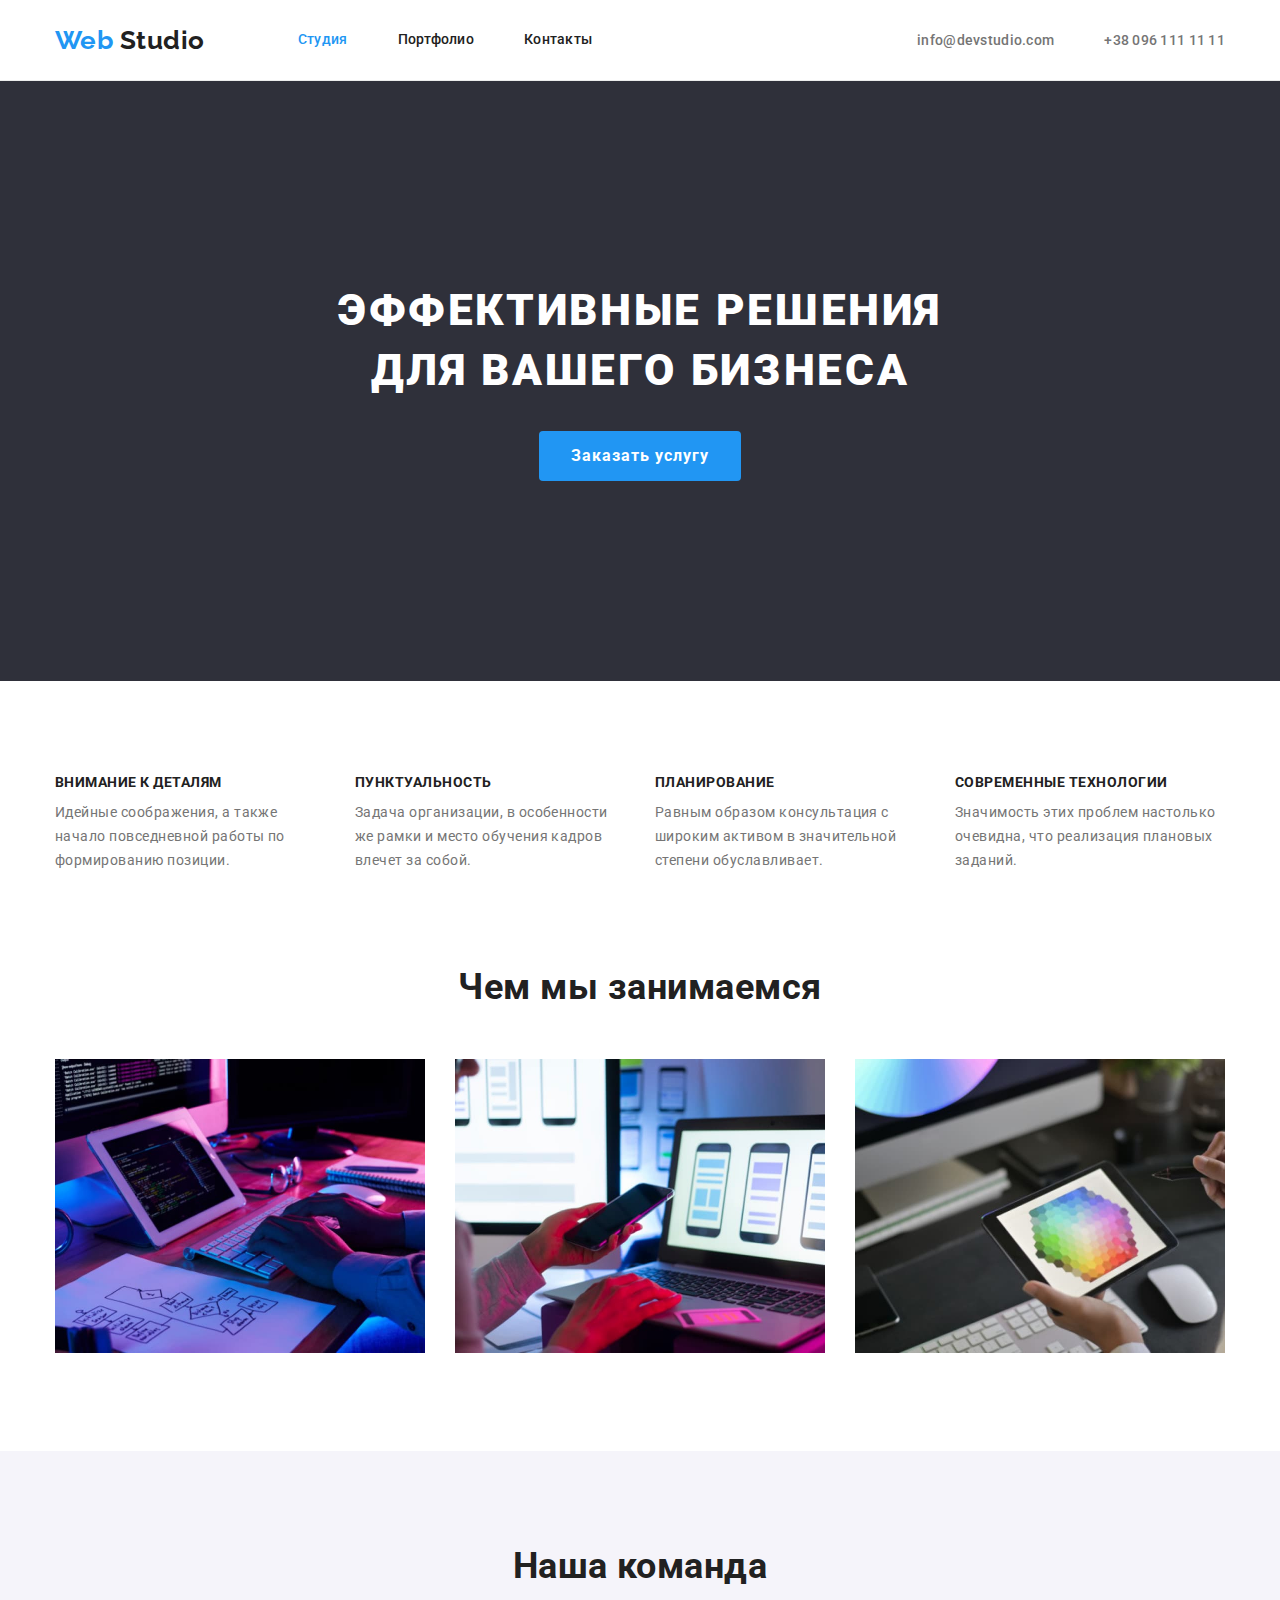
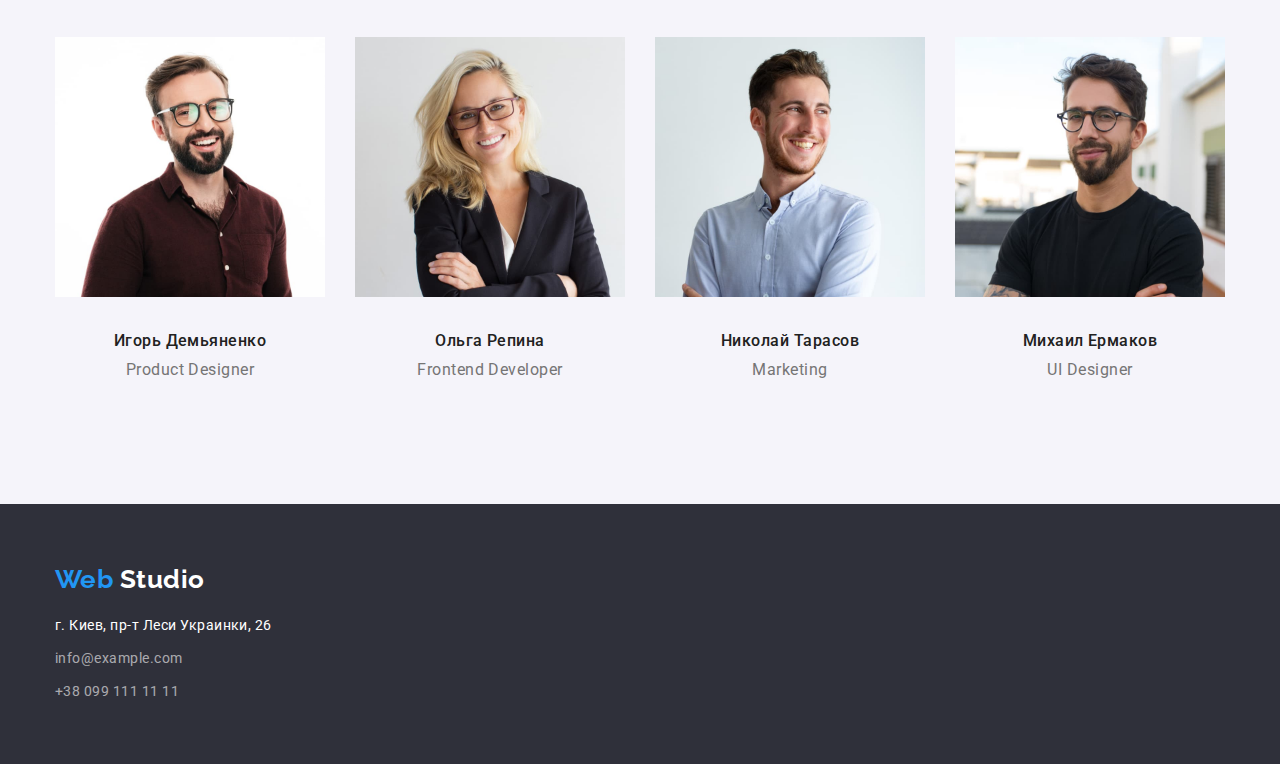
<file: index.html>
<!DOCTYPE html>
<html lang="ru">
  <head>
    <meta charset="UTF-8" />
    <meta http-equiv="X-UA-Compatible" content="IE=edge" />
    <meta name="viewport" content="width=device-width, initial-scale=1.0" />
    <link rel="preconnect" href="https://fonts.googleapis.com" />
    <link rel="preconnect" href="https://fonts.gstatic.com" crossorigin />
    <title>ВЕБ-Студия</title>
    <link
      href="https://fonts.googleapis.com/css2?family=Montserrat:wght@700&family=Raleway:wght@700&family=Roboto:wght@400;500;700;900&display=swap"
      rel="stylesheet"
    />
    <link
      rel="stylesheet"
      href="https://cdnjs.cloudflare.com/ajax/libs/modern-normalize/1.1.0/modern-normalize.min.css"
    />
    <link rel="stylesheet" href="./css/styles.css" />
  </head>
  <body>
    <header class="nav-header">
      <div class="header-box container">
        <a class="logo-link link" href="./index.html">
          <span lang="en" class="logo-web">Web</span>
          <span lang="en" class="logo-studio">Studio</span>
        </a>
        <nav class="nav">
          <ul class="nav-list list">
            <li class="nav-list-item">
              <a class="link current" href="./index.html">Студия</a>
            </li>
            <li class="nav-list-item">
              <a class="link" href="./portfolio.html">Портфолио</a>
            </li>
            <li class="nav-list-item">
              <a class="link" href="/">Контакты</a>
            </li>
          </ul>
        </nav>
        <ul class="list-contacts list">
          <li class="contacts-item">
            <a class="contacts-item-link link" href="info@devstudio.com">info@devstudio.com</a>
          </li>
          <li class="contacts-item">
            <a class="contacts-item-link link" href="+380961111111">+38 096 111 11 11</a>
          </li>
        </ul>
      </div>
    </header>
    <main>
      <section class="hero">
        <div class="hero-box container">
          <h1 class="hero-section-title">Эффективные решения для вашего бизнеса</h1>
          <button type="button" class="hero-btn">
            <span class="hero-btn-text">Заказать услугу</span>
          </button>
        </div>
      </section>

      <section class="qualities section">
        <div class="qualities-box container">
          <h2 class="qualities-title">Качества компании</h2>
          <ul class="qualities-list list">
            <li>
              <h3 class="qualities-list-title">Внимание к деталям</h3>
              <p class="qualities-list-text">
                Идейные соображения, а также начало повседневной работы по формированию позиции.
              </p>
            </li>
            <li>
              <h3 class="qualities-list-title">Пунктуальность</h3>
              <p class="qualities-list-text">
                Задача организации, в особенности же рамки и место обучения кадров влечет за собой.
              </p>
            </li>
            <li>
              <h3 class="qualities-list-title">Планирование</h3>
              <p class="qualities-list-text">
                Равным образом консультация с широким активом в значительной степени обуславливает.
              </p>
            </li>
            <li>
              <h3 class="qualities-list-title">Современные технологии</h3>
              <p class="qualities-list-text">
                Значимость этих проблем настолько очевидна, что реализация плановых заданий.
              </p>
            </li>
          </ul>
        </div>
      </section>
      <section class="products section">
        <div class="products-box container">
          <h2 class="products-title">Чем мы занимаемся</h2>
          <ul class="products-list list">
            <li>
              <img src="./images/img_1.jpg" alt="Верстает код" width="370" height="294" />
            </li>
            <li>
              <img
                src="./images/img_2.jpg"
                alt="Разработка мобильных приложений"
                width="370"
                height="294"
              />
            </li>
            <li>
              <img src="./images/img_3.jpg" alt="Графический дизайн" width="370" height="294" />
            </li>
          </ul>
        </div>
      </section>
      <section class="team section">
        <div class="container">
          <h2 class="team-title">Наша команда</h2>
          <ul class="team-list list">
            <li>
              <img
                src="./images/photo_igor_demyanenko.jpg"
                alt="Дизайнер продукта"
                width="270"
                height="260"
              />
              <div class="team-text-box">
                <p class="team-name">Игорь Демьяненко</p>
                <p>
                  <span lang="en" class="team-position">Product Designer</span>
                </p>
              </div>
            </li>
            <li>
              <img
                src="./images/photo_olga_repina.jpg"
                alt="Фронтенд-разработчик"
                width="270"
                height="260"
              />
              <div class="team-text-box">
                <p class="team-name">Ольга Репина</p>
                <p>
                  <span lang="en" class="team-position">Frontend Developer</span>
                </p>
              </div>
            </li>
            <li>
              <img
                src="./images/photo_nikolai_tarasov.jpg"
                alt="Маркетинг"
                width="270"
                height="260"
              />
              <div class="team-text-box">
                <p class="team-name">Николай Тарасов</p>
                <p>
                  <span lang="en" class="team-position">Marketing</span>
                </p>
              </div>
            </li>
            <li>
              <img
                src="./images/photo_mikhail_ermakov.jpg"
                alt="Дизайнер пользовательского интерфейса"
                width="270"
                height="260"
              />
              <div class="team-text-box">
                <p class="team-name">Михаил Ермаков</p>
                <p>
                  <span lang="en" class="team-position">UI Designer</span>
                </p>
              </div>
            </li>
          </ul>
        </div>
      </section>
    </main>
    <footer class="footer">
      <div class="footer-box container">
        <a class="footer-link link" href="./index.html">
          <span lang="en" class="footer-web">Web</span>
          <span lang="en" class="footer-studio">Studio</span>
        </a>
        <address>
          <ul class="footer-list list">
            <li class="footer-address">г. Киев, пр-т Леси Украинки, 26</li>
            <li><a class="footer-mail link" href="meilto:info@example.com">info@example.com</a></li>
            <li><a class="footer-tel link" href="tel:+380991111111">+38 099 111 11 11</a></li>
          </ul>
        </address>
      </div>
    </footer>
  </body>
</html>
</file>
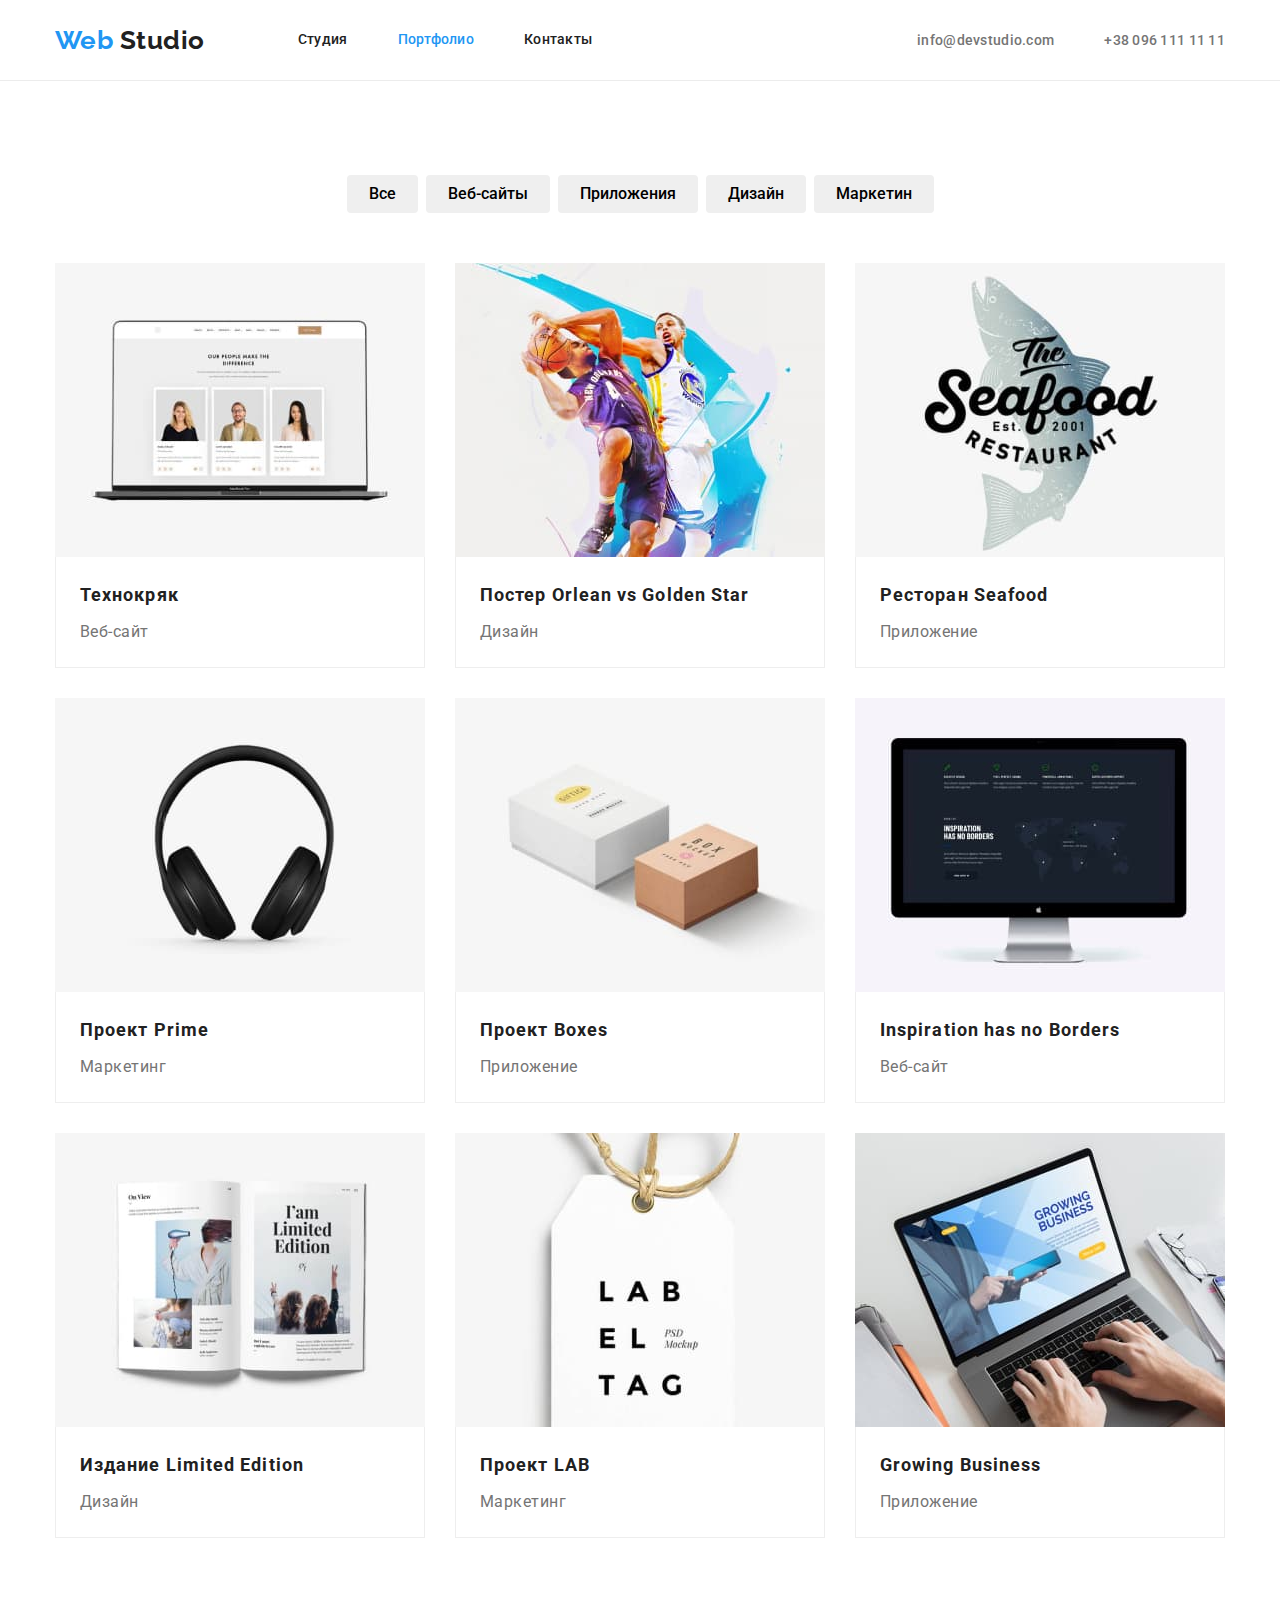
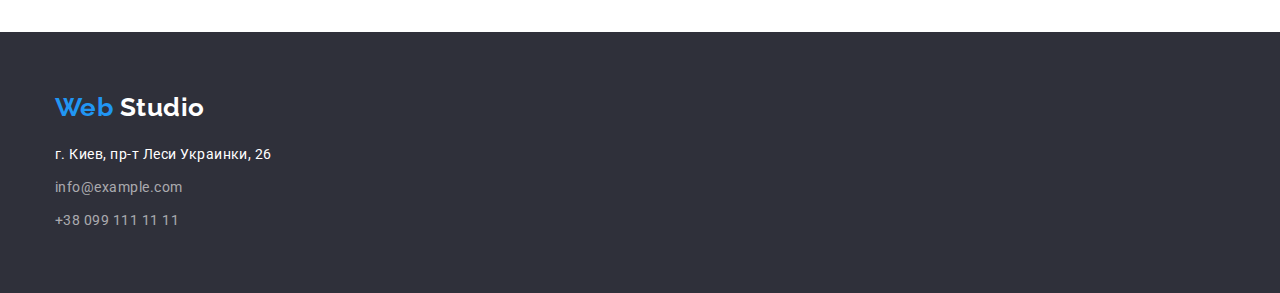
<file: portfolio.html>
<!DOCTYPE html>
<html lang="ru">
  <head>
    <meta charset="UTF-8" />
    <meta http-equiv="X-UA-Compatible" content="IE=edge" />
    <meta name="viewport" content="width=device-width, initial-scale=1.0" />
    <link rel="preconnect" href="https://fonts.googleapis.com" />
    <link rel="preconnect" href="https://fonts.gstatic.com" crossorigin />
    <title>Портфолио</title>
    <link
      href="https://fonts.googleapis.com/css2?family=Montserrat:wght@700&family=Raleway:wght@700&family=Roboto:wght@400;500;700;900&display=swap"
      rel="stylesheet"
    />
    <link
      rel="stylesheet"
      href="https://cdnjs.cloudflare.com/ajax/libs/modern-normalize/1.1.0/modern-normalize.min.css"
    />
    <link rel="stylesheet" href="./css/styles.css" />
  </head>
  <body>
    <header class="nav-header">
      <div class="header-box container">
        <a class="logo-link link" href="./index.html">
          <span lang="en" class="logo-web">Web</span>
          <span lang="en" class="logo-studio">Studio</span>
        </a>
        <nav class="nav">
          <ul class="nav-list list">
            <li class="nav-list-item">
              <a class="link" href="./index.html">Студия</a>
            </li>
            <li class="nav-list-item">
              <a class="link current" href="./portfolio.html">Портфолио</a>
            </li>
            <li class="nav-list-item">
              <a class="link" href="/">Контакты</a>
            </li>
          </ul>
        </nav>
        <ul class="list-contacts list">
          <li class="contacts-item">
            <a class="contacts-item-link link" href="info@devstudio.com">info@devstudio.com</a>
          </li>
          <li class="contacts-item">
            <a class="contacts-item-link link" href="+380961111111">+38 096 111 11 11</a>
          </li>
        </ul>
      </div>
    </header>
    <main>
      <section class="gallery section">
        <div class="container">
          <h1 class="gallery-title">Галерея проектов</h1>
          <ul class="filter-list-btn list">
            <li class="button-item">
              <button type="button" class="filter-btn">Все</button>
            </li>
            <li class="button-item">
              <button type="button" class="filter-btn">Веб-сайты</button>
            </li>
            <li class="button-item">
              <button type="button" class="filter-btn">Приложения</button>
            </li>
            <li class="button-item">
              <button type="button" class="filter-btn">Дизайн</button>
            </li>
            <li class="button-item">
              <button type="button" class="filter-btn">Маркетин</button>
            </li>
          </ul>
          <ul class="gallery-list list">
            <li class="gallery-item">
              <img
                class="gallery-img"
                src="./images/project_img_1.jpg"
                alt="Ноутбук с открытым на нем сайтом"
                width="370"
                height="294"
              />
              <div class="gallery-text-box">
                <h2 class="gallery-project-title">Технокряк</h2>
                <p class="gallery-project-text">Веб-сайт</p>
              </div>
            </li>
            <li class="gallery-item">
              <img
                class="gallery-img"
                src="./images/project_img_2.jpg"
                alt="Постер с баскетболистами"
                width="370"
                height="294"
              />
              <div class="gallery-text-box">
                <h2 class="gallery-project-title">
                  Постер <span lang="en">Orlean vs Golden Star</span>
                </h2>
                <p class="gallery-project-text">Дизайн</p>
              </div>
            </li>
            <li class="gallery-item">
              <img
                class="gallery-img"
                src="./images/project_img_3.jpg"
                alt="Логотип ресторана"
                width="370"
                height="294"
              />
              <div class="gallery-text-box">
                <h2 class="gallery-project-title">Ресторан <span lang="en">Seafood</span></h2>
                <p class="gallery-project-text">Приложение</p>
              </div>
            </li>
            <li class="gallery-item">
              <img
                class="gallery-img"
                src="./images/project_img_4.jpg"
                alt="Аудио наушники"
                width="370"
                height="294"
              />
              <div class="gallery-text-box">
                <h2 class="gallery-project-title">Проект <span lang="en">Prime</span></h2>
                <p class="gallery-project-text">Маркетинг</p>
              </div>
            </li>
            <li class="gallery-item">
              <img
                class="gallery-img"
                src="./images/project_img_5.jpg"
                alt="Две картонные коробки"
                width="370"
                height="294"
              />
              <div class="gallery-text-box">
                <h2 class="gallery-project-title">Проект <span lang="en">Boxes</span></h2>
                <p class="gallery-project-text">Приложение</p>
              </div>
            </li>
            <li class="gallery-item">
              <img
                class="gallery-img"
                src="./images/project_img_6.jpg"
                alt="Монитор с открытым на нем сайтом"
                width="370"
                height="294"
              />
              <div class="gallery-text-box">
                <h2 class="gallery-project-title" lang="en">Inspiration has no Borders</h2>
                <p class="gallery-project-text">Веб-сайт</p>
              </div>
            </li>
            <li class="gallery-item">
              <img
                class="gallery-img"
                src="./images/project_img_7.jpg"
                alt="Женский журнал"
                width="370"
                height="294"
              />
              <div class="gallery-text-box">
                <h2 class="gallery-project-title">
                  Издание <span lang="en">Limited Edition</span>
                </h2>
                <p class="gallery-project-text">Дизайн</p>
              </div>
            </li>
            <li class="gallery-item">
              <img
                class="gallery-img"
                src="./images/project_img_8.jpg"
                alt="Бирка с логотипом"
                width="370"
                height="294"
              />
              <div class="gallery-text-box">
                <h2 class="gallery-project-title">Проект <span lang="en">LAB</span></h2>
                <p class="gallery-project-text">Маркетинг</p>
              </div>
            </li>
            <li class="gallery-item">
              <img
                class="gallery-img"
                src="./images/project_img_9.jpg"
                alt="Человек работает за ноутбуком"
                width="370"
                height="294"
              />
              <div class="gallery-text-box">
                <h2 class="gallery-project-title" lang="en">Growing Business</h2>
                <p class="gallery-project-text">Приложение</p>
              </div>
            </li>
          </ul>
        </div>
      </section>
    </main>
    <footer class="footer">
      <div class="footer-box container">
        <a class="footer-link link" href="./index.html">
          <span lang="en" class="footer-web">Web</span>
          <span lang="en" class="footer-studio">Studio</span>
        </a>
        <address>
          <ul class="footer-list list">
            <li class="footer-address">г. Киев, пр-т Леси Украинки, 26</li>
            <li><a class="footer-mail link" href="meilto:info@example.com">info@example.com</a></li>
            <li><a class="footer-tel link" href="tel:+380991111111">+38 099 111 11 11</a></li>
          </ul>
        </address>
      </div>
    </footer>
  </body>
</html>
</file>
<file: css/styles.css>
:root {
  --brand-color_1: #2f303a;
  --brand-color_2: #2196f3;
  --brand-color_3: #212121;
  --brand-color_4: #e5e5e5;
  --brand-color_5: #757575;
  --brand-color_6: #ffffff;
}

body {
  font-family: 'roboto', 'sans-serif';
  letter-spacing: 0.03em;
  color: var(--brand-color_3);
}
.container {
  width: 1200px;
  padding: 0 15px;
  margin-left: auto;
  margin-right: auto;
}

.section {
  padding: 94px 0;
}

/* Сброс стилей */

h1,
h2,
h3,
h4,
h5,
h6,
ul,
p {
  margin: 0;
  padding: 0;
}

/* Скрытые элементы */

.list {
  list-style: none;
}

.qualities-title,
.gallery-title {
  position: absolute;
  width: 1px;
  height: 1px;
  margin: -1px;
  border: 0;
  padding: 0;
  white-space: nowrap;
  clip-path: inset(100%);
  clip: rect(0 0 0 0);
  overflow: hidden;
}

.link {
  text-decoration: none;
}

/* Шапка */
.header-box {
  display: flex;
  align-items: center;
  margin-top: 0;
}

.nav-list {
  display: flex;
}

.list-contacts {
  display: flex;
  margin-left: auto;
}

.contacts-item-link {
  padding: 32px 0;
}

.contacts-item:not(:last-child) {
  padding-right: 50px;
}

.nav-header {
  margin-left: auto;
  margin-right: auto;
  border-bottom-width: 1px;
  border-bottom-style: solid;
  border-bottom-color: #ececec;
  background: var(--brand-color_6);
}

.logo-link {
  margin-right: 93px;
  font-family: 'Raleway';
  font-weight: 700;
  font-size: 26px;
  line-height: 1.19;
}

.logo-web {
  color: var(--brand-color_2);
}

.logo-studio {
  color: var(--brand-color_3);
}

.nav-list .link {
  display: block;
  padding: 32px 0;

  color: var(--brand-color_3);
  font-weight: 500;
  font-size: 14px;
  line-height: 1.14;
  letter-spacing: 0.02em;
}

.nav-list .link:hover,
.nav-list .link:focus {
  color: var(--brand-color_2);
}

.nav .nav-list .current {
  color: var(--brand-color_2);
}

.nav-list-item + .nav-list-item {
  margin-left: 50px;
}

.contacts-item-link:hover,
.contacts-item-link:focus {
  color: var(--brand-color_2);
}

.contacts-item-link {
  font-weight: 500;
  font-size: 14px;
  line-height: 1.14;
  letter-spacing: 0.02em;
  color: var(--brand-color_5);
}

/* Заголовок H1 */

.hero {
  padding-top: 200px;
  padding-bottom: 200px;
  background-color: var(--brand-color_1);
}

.hero-section-title {
  width: 696px;
  margin-left: auto;
  margin-right: auto;

  font-weight: 900;
  font-size: 44px;
  line-height: 1.36;
  letter-spacing: 0.06em;
  text-transform: uppercase;
  text-align: center;
  color: var(--brand-color_6);
}

.hero-btn {
  display: block;
  border: none;
  background: var(--brand-color_2);
  margin-left: auto;
  margin-right: auto;
  margin-top: 30px;
  border-radius: 4px;
  padding: 10px 32px;
}

.hero-btn-text {
  font-weight: 700;
  font-size: 16px;
  line-height: 1.88;
  letter-spacing: 0.06em;
  color: var(--brand-color_6);
}

/*Качества компании */

.qualities-list {
  display: flex;
}

.qualities-list li {
  width: 270px;
}

.qualities-list li + li {
  margin-left: 30px;
}

.qualities-list-title {
  font-weight: 700;
  font-size: 14px;
  line-height: 1.14;
  text-transform: uppercase;
}

.qualities-list-text {
  font-size: 14px;
  line-height: 1.71;
  color: var(--brand-color_5);
  margin-top: 10px;
}

.hero + .section {
  padding-bottom: 0;
}
/* Чем мы занимаемся */

.products-title {
  margin-bottom: 50px;

  font-weight: 700;
  font-size: 36px;
  line-height: 1.17;
  text-align: center;
}
.products-list {
  display: flex;
  justify-content: space-between;
}

/* Наша команда */

.team {
  background: #f5f4fa;
}

.team-title {
  margin-bottom: 50px;

  font-weight: 700;
  font-size: 36px;
  line-height: 1.17;
  text-align: center;
}

.team-list {
  display: flex;
  justify-content: space-between;
}

.team-text-box {
  padding-top: 30px;
  padding-bottom: 30px;
  text-align: center;
}
.team-name {
  font-weight: 500;
  font-size: 16px;
  line-height: 1.19;
}

.team-position {
  display: block;
  margin-top: 10px;

  font-size: 16px;
  line-height: 1.19;
  color: var(--brand-color_5);
}

/* Подвал */

.footer {
  padding-top: 60px;
  padding-bottom: 60px;
  margin: auto;
  background-color: var(--brand-color_1);
}

.footer-box {
  display: flex;
  flex-direction: column;
}

.footer-link {
  font-family: 'Raleway';
  font-weight: 700;
  font-size: 26px;
  line-height: 1.19;
}
.footer-web {
  color: var(--brand-color_2);
}

.footer-studio {
  color: var(--brand-color_6);
}

.footer-address {
  margin-top: 20px;

  font-size: 14px;
  line-height: 1.71;
  font-style: normal;
  color: var(--brand-color_6);
}

.footer-mail {
  display: block;
  margin-top: 9px;

  font-size: 14px;
  line-height: 1.71;
  font-style: normal;
  color: rgba(255, 255, 255, 0.6);
}

.footer-tel {
  display: block;
  margin-top: 9px;

  font-size: 14px;
  line-height: 1.71;
  font-style: normal;
  color: rgba(255, 255, 255, 0.6);
}

/* -------------------Портфолио------------------- */

.filter-list-btn {
  display: flex;
  margin-bottom: 50px;
  justify-content: center;
}

.button-item + .button-item {
  margin-left: 8px;
}

.filter-btn:hover,
.filter-btn:focus {
  color: var(--brand-color_6);
  background-color: var(--brand-color_2);
}

.filter-btn {
  border-radius: 4px;
  border: none;
  padding-left: 22px;
  padding-right: 22px;
  padding-top: 6px;
  padding-bottom: 6px;

  font-family: roboto;
  cursor: pointer;
  font-weight: 500;
  font-size: 16px;
  line-height: 1.63;
}

/* Галерея Портфолио */

.gallery-list {
  display: flex;
  flex-wrap: wrap;
  margin: -15px;
}

.gallery-item {
  flex-basis: calc(100% / 3 - 30px);
  margin: 15px;
}

.gallery-img {
  display: block;
}

.gallery-text-box {
  padding-left: 24px;
  padding-right: 24px;
  padding-top: 20px;
  padding-bottom: 20px;

  border: 1px solid #eeeeee;
  border-top: none;
}

.gallery-project-title {
  font-weight: 700;
  font-size: 18px;
  line-height: 2;
  letter-spacing: 0.06em;
}

.gallery-project-text {
  margin-top: 4px;

  font-size: 16px;
  line-height: 1.88;
  color: var(--brand-color_5);
}
</file>
